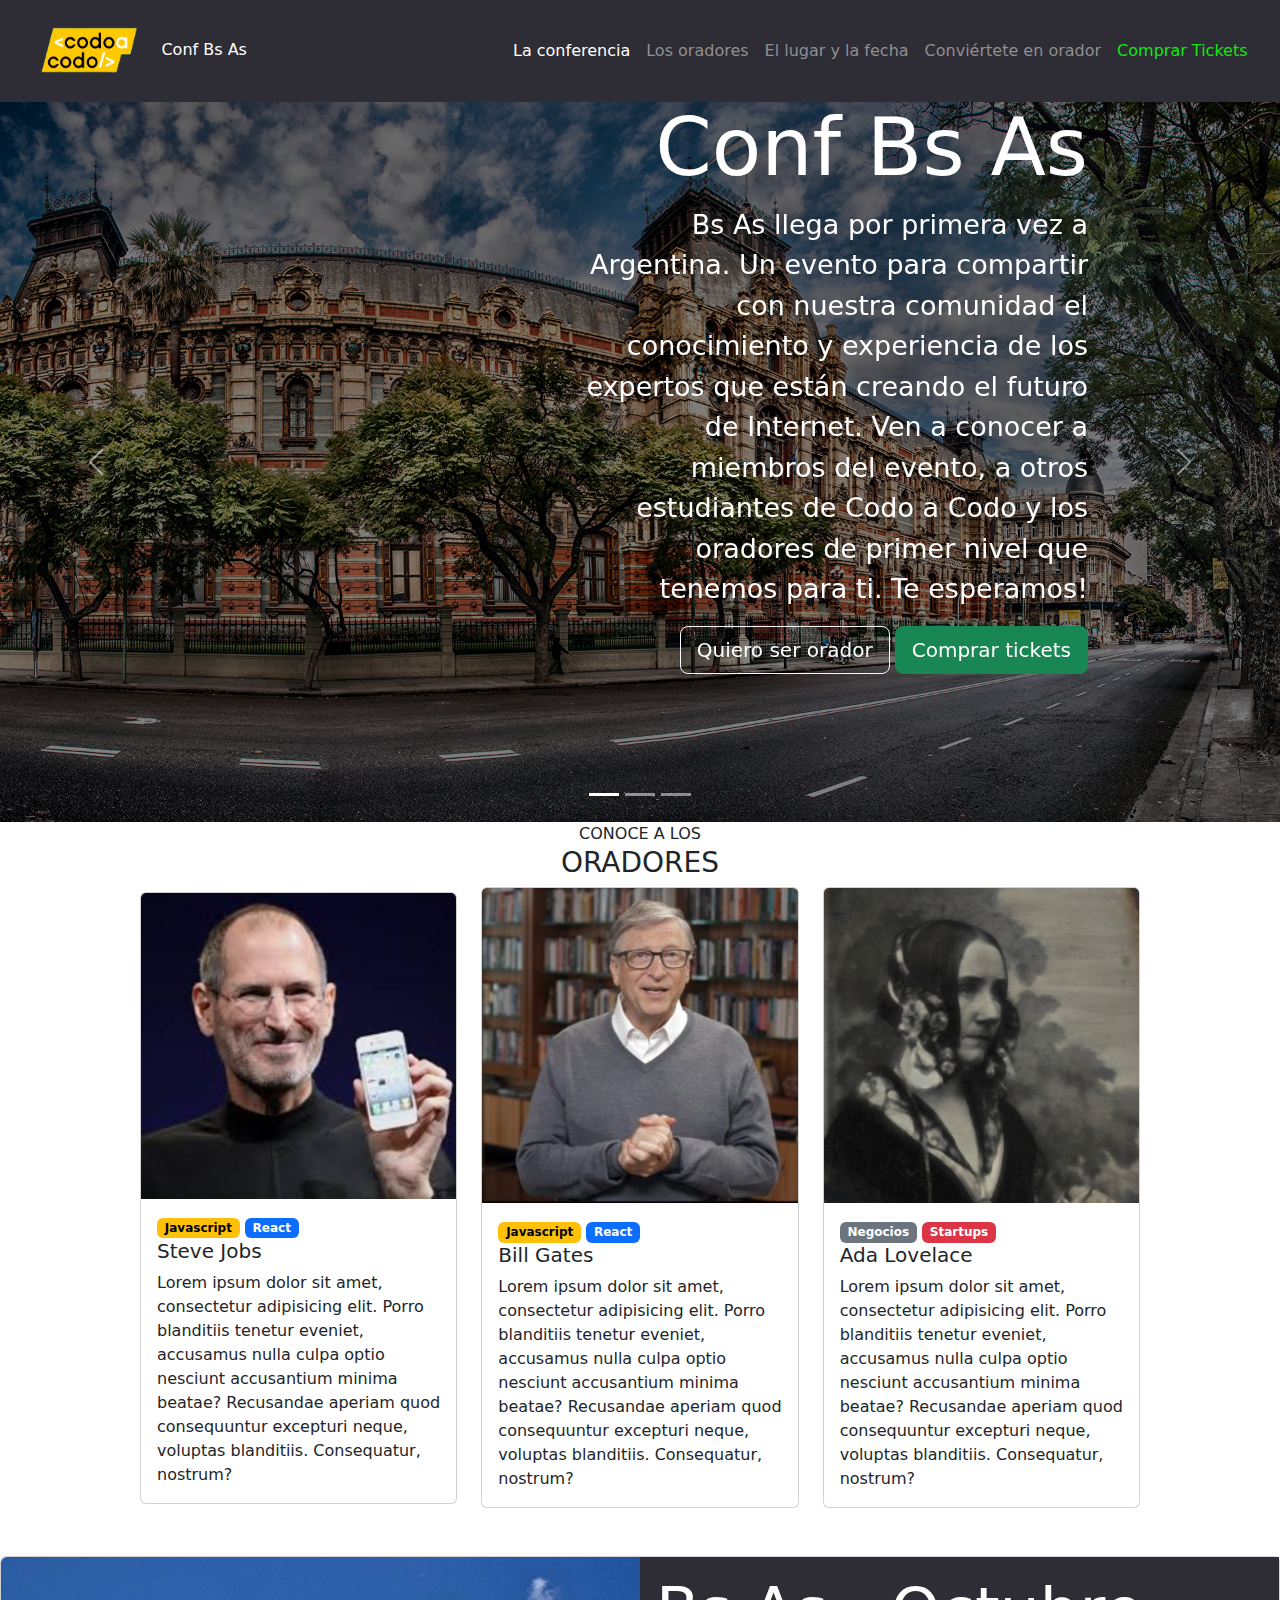
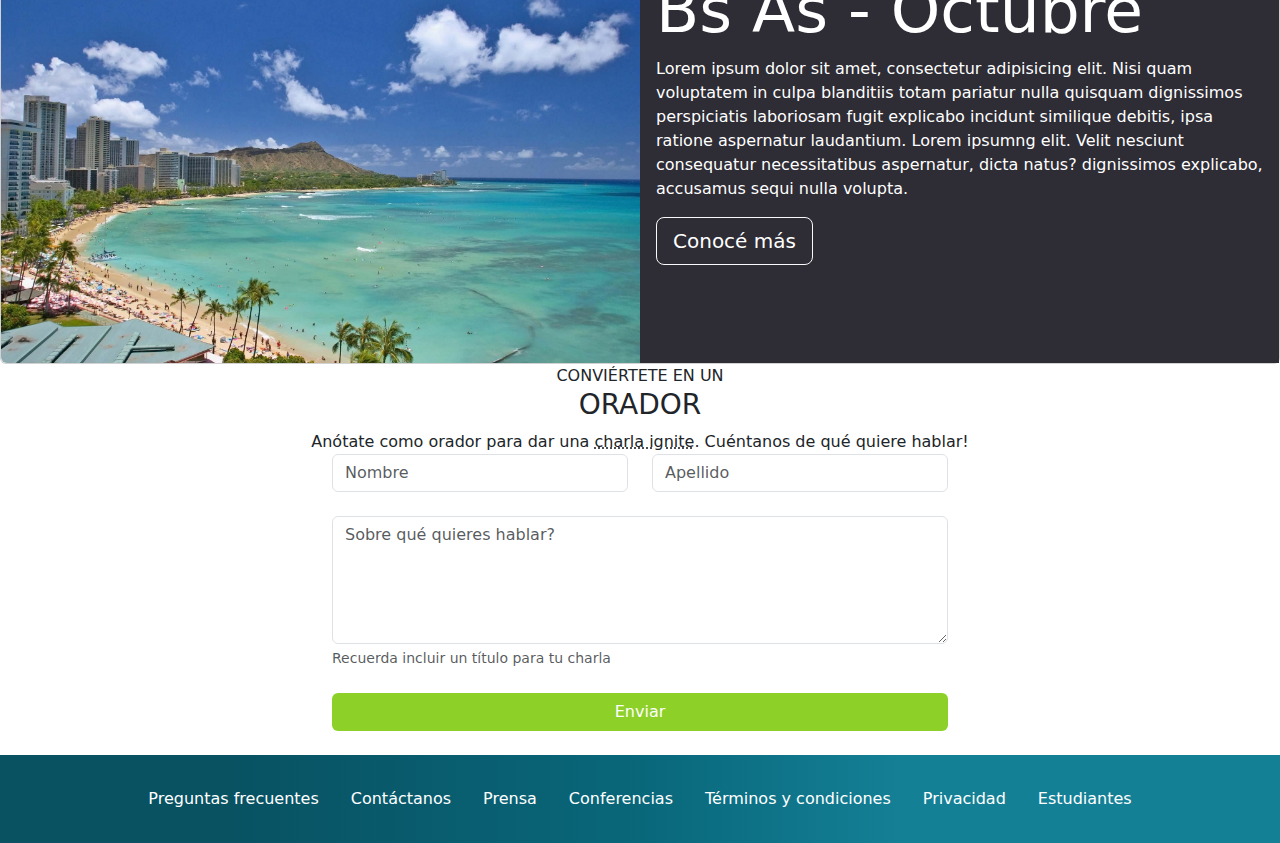
<file: index.html>
<!DOCTYPE html>
<html lang="es">
<head>
    <meta charset="UTF-8">
    <meta name="viewport" content="width=device-width, initial-scale=1.0">
    <title>TP FrontEnd 1</title>
    <link rel="stylesheet" href="assets/css/bootstrap.min.css">
    <link rel="stylesheet" href="assets/css/custom.css">
</head>
<body>
    <script src="assets/js/bootstrap.bundle.min.js"></script>  
    <!-- Nav bar --> 
<header>
  <nav id="navbar" class="navbar navbar-expand-lg">
    <div class="container-fluid justify-content-around">
        <a class="navbar-brand" href="index.html" style="font-size: 1em; color: white;"> <img src="assets/img/codoacodo.png" alt="Logo" width="30%" height="30%" class="d-inline-block align-text-center"> Conf Bs As</a>
          <div class="navbar-nav" style="font-size: 1em; ">
            <a class="nav-link active" aria-current="page" href="#" style="color: white;">La conferencia</a>
            <a class="nav-link disabled" aria-disabled="true" style="color: rgba(180, 178, 178, 0.752);">Los oradores</a>
            <a class="nav-link disabled" aria-disabled="true" style="color: rgba(180, 178, 178, 0.752);">El lugar y la fecha</a>
            <a class="nav-link disabled" aria-disabled="true" style="color:  rgba(180, 178, 178, 0.752);">Conviértete en orador</a>
            <a class="nav-link active" aria-current="page" href="assets/pages/tickets.html" style="color: rgb(20, 228, 20);">Comprar Tickets</a>
          </div>
        </div>
    </nav>
</header>
<!-- Carousel --> 
<div id="carouselExampleCaptions" class="carousel slide">
  <div class="carousel-indicators">
    <button type="button" data-bs-target="#carouselExampleCaptions" data-bs-slide-to="0" class="active" aria-current="true" aria-label="Slide 1"></button>
    <button type="button" data-bs-target="#carouselExampleCaptions" data-bs-slide-to="1" aria-label="Slide 2"></button>
    <button type="button" data-bs-target="#carouselExampleCaptions" data-bs-slide-to="2" aria-label="Slide 3"></button>
  </div>
  <div class="carousel-inner">
    <div class="carousel-item active">
      <img src="assets/img/ba1.jpg" class="d-block w-100" alt="..." height="100%">
      <div class="carousel-caption d-none d-md-block"> 
        <h6>Conf Bs As</h6>
        <p>Bs As llega por primera vez a Argentina. Un evento para compartir con nuestra comunidad el conocimiento y experiencia de los expertos que están creando el futuro de Internet. Ven a conocer a miembros del evento, a otros estudiantes de Codo a Codo y los oradores de primer nivel que tenemos para ti. Te esperamos!</p>
      <button type="button" class="btn btn-outline-light btn-lg" style="color: white;">Quiero ser orador</button>
      <button type="button" class="btn btn-success btn-lg">Comprar tickets</button>
      </div>
    </div>
    <div class="carousel-item">
      <img src="assets/img/ba2.jpg" class="d-block w-100" alt="..." height="100%">
      <div class="carousel-caption d-none d-md-block">
        <h6>Conf Bs As</h6>
        <p>Bs As llega por primera vez a Argentina. Un evento para compartir con nuestra comunidad el conocimiento y experiencia de los expertos que están creando el futuro de Internet. Ven a conocer a miembros del evento, a otros estudiantes de Codo a Codo y los oradores de primer nivel que tenemos para ti. Te esperamos!</p>
        <button type="button" class="btn btn-outline-light btn-lg" style="color: white;">Quiero ser orador</button>
      <button type="button" class="btn btn-success btn-lg">Comprar tickets</button>
      </div>
    </div>
    <div class="carousel-item">
      <img src="assets/img/ba3.jpg" class="d-block w-100" alt="..." height="100%">
      <div class="carousel-caption d-none d-md-block">
        <h6>Conf Bs As</h6>
        <p>Bs As llega por primera vez a Argentina. Un evento para compartir con nuestra comunidad el conocimiento y experiencia de los expertos que están creando el futuro de Internet. Ven a conocer a miembros del evento, a otros estudiantes de Codo a Codo y los oradores de primer nivel que tenemos para ti. Te esperamos!</p>
        <button type="button" class="btn btn-outline-light btn-lg" style="color: white;">Quiero ser orador</button>
      <button type="button" class="btn btn-success btn-lg">Comprar tickets</button>
      </div>
    </div>
  </div>
  <button class="carousel-control-prev" type="button" data-bs-target="#carouselExampleCaptions" data-bs-slide="prev">
    <span class="carousel-control-prev-icon" aria-hidden="true"></span>
    <span class="visually-hidden">Previous</span>
  </button>
  <button class="carousel-control-next" type="button" data-bs-target="#carouselExampleCaptions" data-bs-slide="next">
    <span class="carousel-control-next-icon" aria-hidden="true"></span>
    <span class="visually-hidden">Next</span>
  </button>
</div>
    <!-- Títluo de Cards-->
<div class="container text-center">
  <div class="row align-items-center">
    <div class="col">
      CONOCE A LOS
    </div>
    <div class="row align-items-center"></div>
    <div class="col"> <h3>ORADORES</h3></div>
  </div>
</div>
<!-- Cards -->
<div class="row row-cols-3" id="cartas">
  <div class="col">
  <div class="card">
  <img src="assets/img/steve.jpg" class="card-img-top" alt="fotografía de steve jobs">
  <div class="card-body">
    <span class="badge text-bg-warning">Javascript</span> <span class="badge text-bg-primary">React</span>
    <h5 class="card-title">Steve Jobs</h5>
    <p class="card-text">Lorem ipsum dolor sit amet, consectetur adipisicing elit. Porro blanditiis tenetur eveniet, accusamus nulla culpa optio nesciunt accusantium minima beatae? Recusandae aperiam quod consequuntur excepturi neque, voluptas blanditiis. Consequatur, nostrum?</p>
  </div>
</div>
</div>


<div class="col">
  <div class="card">
  <img src="assets/img/bill.jpg" class="card-img-top" alt="fotografía de bill gates">
  <div class="card-body">
    <span class="badge text-bg-warning">Javascript</span> <span class="badge text-bg-primary">React</span>
    <h5 class="card-title">Bill Gates</h5>
    <p class="card-text">Lorem ipsum dolor sit amet, consectetur adipisicing elit. Porro blanditiis tenetur eveniet, accusamus nulla culpa optio nesciunt accusantium minima beatae? Recusandae aperiam quod consequuntur excepturi neque, voluptas blanditiis. Consequatur, nostrum?</p>
  </div>
</div>
</div>

<div class="col">
  <div class="card">
  <img src="assets/img/ada.jpeg" class="card-img-top" alt="fotografía de ada lovelace">
  <div class="card-body">
    <span class="badge text-bg-secondary">Negocios</span> <span class="badge text-bg-danger">Startups</span>
    <h5 class="card-title">Ada Lovelace</h5>
    <p class="card-text">Lorem ipsum dolor sit amet, consectetur adipisicing elit. Porro blanditiis tenetur eveniet, accusamus nulla culpa optio nesciunt accusantium minima beatae? Recusandae aperiam quod consequuntur excepturi neque, voluptas blanditiis. Consequatur, nostrum?</p>
  </div>
</div>
</div>
</div> <br><br>
<!-- Card horizontal-->
<div class="card">
  <div class="row g-0">
    <div class="col-md-6">
      <img src="assets/img/honolulu.jpg" class="img-fluid rounded-start" alt="Foto aérea de honolulu" style="height: 100%; width:100%;">
    </div>
    <div class="col-md-6" id="carta-hori">
      <div class="card-body">
        <h6 class="card-title">Bs As - Octubre</h6>
        <p class="card-text">Lorem ipsum dolor sit amet, consectetur adipisicing elit. Nisi quam voluptatem in culpa blanditiis totam pariatur nulla quisquam dignissimos perspiciatis laboriosam fugit explicabo incidunt similique debitis, ipsa ratione aspernatur laudantium. Lorem ipsumng elit. Velit nesciunt consequatur necessitatibus aspernatur, dicta natus? dignissimos explicabo, accusamus sequi nulla volupta.</p>
        <button type="button" class="btn btn-outline-light btn-lg" style="color: white;">Conocé más</button>

      </div>
    </div>
  </div>
</div>

<!-- Titulo formulario -->
<div class="container text-center">
  <div class="row align-items-center">
    <div class="col">
      CONVIÉRTETE EN UN
    </div>
    <div class="row align-items-center"></div>
    <div class="col-12"> <h3>ORADOR</h3></div>
  <div class="col-12">Anótate como orador para dar una <span class="charla">charla ignite</span>. Cuéntanos de qué quiere hablar!</div>
  </div>
</div>
<!-- Formulario-->
<div class="container text-center" id="formulario">
  <div class="row">
  <div class="col">
    <input type="text" class="form-control" placeholder="Nombre" aria-label="Nombre">
  </div>
  <div class="col">
    <input type="text" class="form-control" placeholder="Apellido" aria-label="Apellido">
  </div>
</div>
<br>
<div class="form">
  <textarea class="form-control" placeholder="Sobre qué quieres hablar?" id="floatingTextarea2" style="height: 8em"></textarea> </div>
<div class="form-text" style="text-align: left;"> Recuerda incluir un título para tu charla</div> <br>
<div> <button class="btn" type="submit" style="width: 100%; background-color: rgb(141, 208, 40); color: white;">Enviar</button> </div>
</div> <br>

<footer><br>
  <ul class="nav justify-content-center">
    <li class="nav-item">
      <a class="nav-link active" aria-current="page"  style="color:white;"href="#">Preguntas frecuentes</a>
    </li>
    <li class="nav-item">
      <a class="nav-link active" aria-current="page" style="color:white;" href="#">Contáctanos</a>
    </li>
    <li class="nav-item">
      <a class="nav-link active" aria-current="page" style="color:white;" href="#">Prensa</a>
    </li>
    <li class="nav-item">
      <a class="nav-link active" aria-current="page" style="color:white;" href="#">Conferencias</a>
    </li>
    <li class="nav-item">
      <a class="nav-link active" aria-current="page" style="color:white;" href="#">Términos y condiciones</a>
    </li>
    <li class="nav-item">
      <a class="nav-link active" aria-current="page" style="color:white;" href="#">Privacidad</a>
    </li>
    <li class="nav-item">
      <a class="nav-link active" aria-current="page" style="color:white;" href="#">Estudiantes</a>
    </li>
  </ul>
<br>
</footer>
</body>
</html>
</file>
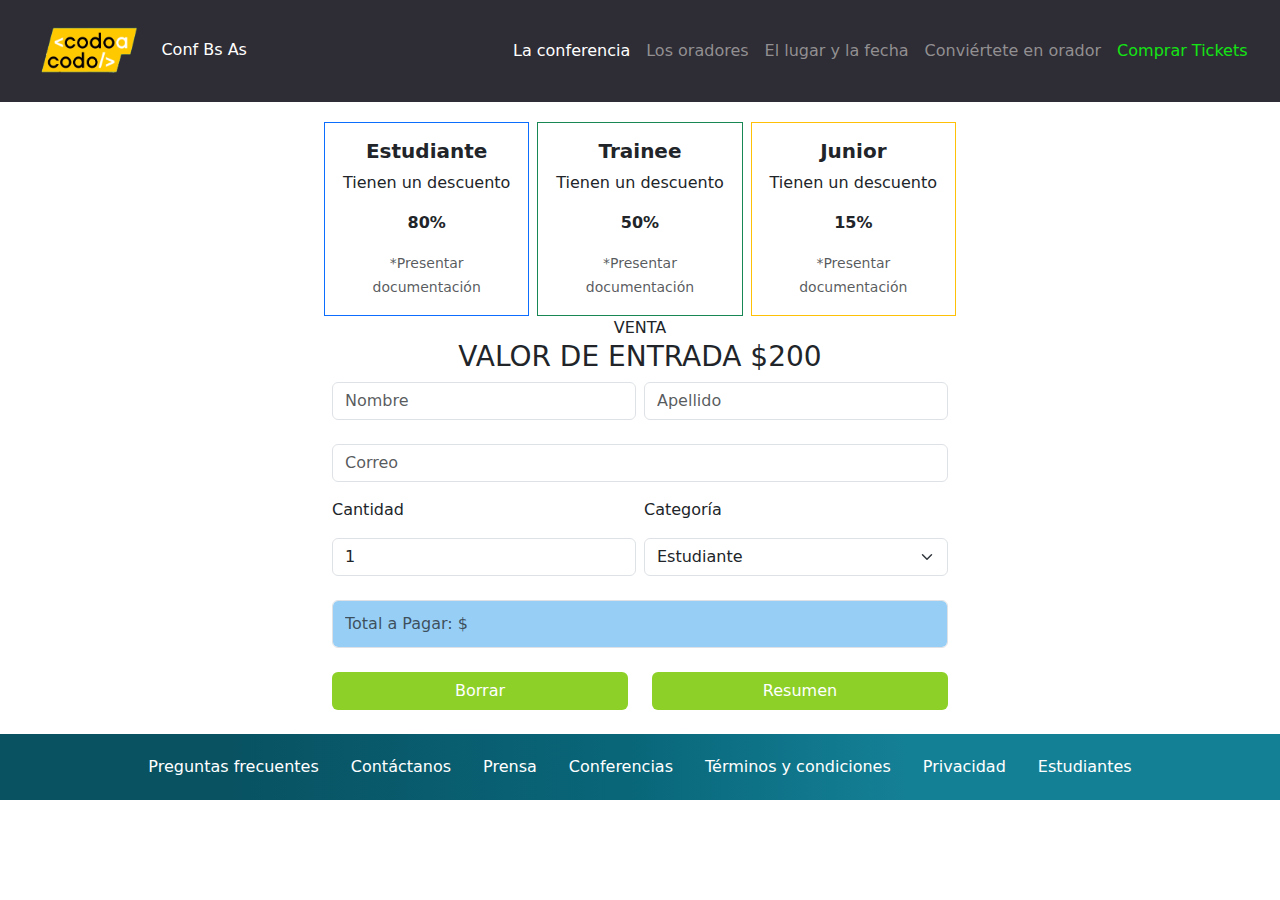
<file: assets/pages/tickets.html>
<!DOCTYPE html>
<html lang="es">
<head>
    <meta charset="UTF-8">
    <meta name="viewport" content="width=device-width, initial-scale=1.0">
    <title>TP FrontEnd 1</title>
    <link rel="stylesheet" href="../css/bootstrap.min.css">
    <link rel="stylesheet" href="../css/custom.css">
</head>
<body>
    <!-- NavBar-->
    <header>
        <nav id="navbar" class="navbar navbar-expand-lg">
        <div class="container-fluid justify-content-around">
            <a class="navbar-brand" href="../../index.html" style="font-size: 1em; color: white;"> <img src="../img/codoacodo.png" alt="Logo" width="30%" height="30%" class="d-inline-block align-text-center"> Conf Bs As</a>
              <div class="navbar-nav" style="font-size: 1em; ">
                <a class="nav-link active" aria-current="page" href="#" style="color: white;">La conferencia</a>
                <a class="nav-link disabled" aria-disabled="true" style="color: rgba(180, 178, 178, 0.752);">Los oradores</a>
                <a class="nav-link disabled" aria-disabled="true" style="color: rgba(180, 178, 178, 0.752);">El lugar y la fecha</a>
                <a class="nav-link disabled" aria-disabled="true" style="color:  rgba(180, 178, 178, 0.752);">Conviértete en orador</a>
                <a class="nav-link active" aria-current="page" href="tickets.html" style="color: rgb(20, 228, 20);">Comprar Tickets</a>
              </div>
            </div>
        </nav>
    </header>

<!--Lista Descuentos-->
<div class="row g-2 text-center align-items-center" style="width: 50%; margin: 1% auto 0%;">  
  <div class="col" id="columnas">
    <div class="card border-primary rounded-0">
    <div class="card-body">
     <h5 class="card-title"><b>Estudiante</b></h5>
     <div class="card-text"><p>Tienen un descuento</p>
     <p><b>80%</b></p>
     <p class="card-text"><small class="text-body-secondary">*Presentar documentación</small></p>   
     </div>
    </div>
    </div>
    </div>

      <div class="col" id="columnas">
        <div class="card border-success rounded-0">
            <div class="card-body">
             <h5 class="card-title"><b>Trainee</b></h5>
             <div class="card-text"><p>Tienen un descuento</p>
             <p><b>50%</b></p>
             <p class="card-text"><small class="text-body-secondary">*Presentar documentación</small></p>   
             </div>
            </div>
       </div>
      </div>

      <div class="col" id="columnas">
        <div class="card border-warning rounded-0">
            <div class="card-body">
             <h5 class="card-title"><b>Junior</b></h5>
             <div class="card-text"><p>Tienen un descuento</p>
             <p><b>15%</b></p>
             <p class="card-text"><small class="text-body-secondary">*Presentar documentación</small></p>   
             </div>
            </div>
    </div>
      </div>
</div>
<!-- Titulo Form-->
<div class="container text-center">
    <div class="row align-items-center">
      <div class="col">
        VENTA
      </div>
      <div class="row align-items-center"></div>
      <div class="col"> <h3>VALOR DE ENTRADA $200</h3></div>
    </div>
  </div> 

<!-- Formulario de Compra-->

<form class="container text-center" id="formulario">
    <div class="row g-2">
    <div class="col">
      <input type="text" class="form-control" placeholder="Nombre" aria-label="Nombre">
    </div>
    <div class="col">
      <input type="text" class="form-control" placeholder="Apellido" aria-label="Apellido">
    </div>
  </div>
  <div class="mb-3">
    <label for="exampleFormControlInput1" class="form-label"></label>
    <input type="email" class="form-control" id="exampleFormControlInput1" placeholder="Correo">
  </div>
  <div class="row g-2" style="text-align: left;">
    <div class="col"> <p>Cantidad</p>
      <input type="number" min="1" max="5" class="form-control" value="1" placeholder="cantidad" aria-label="Cantidad" id="cantidad">
    </div>
  <div class="col"> <p>Categoría</p>
    <select class="form-select" aria-label="Default select example" id="category">
        <option value="1">Estudiante</option>
        <option value="2">Trainee</option>
        <option value="3">Junior</option>
      </select>
</div>
</div> <br>
<input id="precio" class="form-control" type="text" placeholder="Total a Pagar: $" aria-label="Disabled input example" style="height: 3em;" disabled>
<br>
<div class="row g-2>">
    <div class="col">
        <input class="btn" type="Reset" value="Borrar" style="width: 100%; background-color: rgb(141, 208, 40); color: white;">
    </div>

<div class="col">
    <button class="btn" style="width: 100%; background-color: rgb(141, 208, 40); color: white;" id="resumen" type="button">Resumen</button>
</div>
</div>
</form>
<br>

<!--Footer-->
    <footer>
        <ul class="nav justify-content-center" style="height: 15%; padding: 1%;">
          <li class="nav-item">
            <a class="nav-link active" aria-current="page"  style="color:white;"href="#">Preguntas frecuentes</a>
          </li>
          <li class="nav-item">
            <a class="nav-link active" aria-current="page" style="color:white;" href="#">Contáctanos</a>
          </li>
          <li class="nav-item">
            <a class="nav-link active" aria-current="page" style="color:white;" href="#">Prensa</a>
          </li>
          <li class="nav-item">
            <a class="nav-link active" aria-current="page" style="color:white;" href="#">Conferencias</a>
          </li>
          <li class="nav-item">
            <a class="nav-link active" aria-current="page" style="color:white;" href="#">Términos y condiciones</a>
          </li>
          <li class="nav-item">
            <a class="nav-link active" aria-current="page" style="color:white;" href="#">Privacidad</a>
          </li>
          <li class="nav-item">
            <a class="nav-link active" aria-current="page" style="color:white;" href="#">Estudiantes</a>
          </li>
        </ul>
    </footer>
  
    <script src="../js/bootstrap.bundle.min.js"></script> 
    <script src="../js/tickets.js"></script> 

</body>
</html>
</file>
<file: assets/css/custom.css>
footer {
    background: rgb(8,82,98);
background: linear-gradient(90deg, rgba(8,82,98,1) 18%, rgba(9,102,121,1) 49%, rgba(20,128,150,1) 71%);
text-align: center;
}

header{
    background-color: rgb(46, 44, 52);
}

nav {
    background-color: transparent;
}

.carousel-caption  {
    padding-left: 30%;
    padding-bottom: 10%;
    padding-top: 10%;
    text-align: right;
}

.carousel-caption h6 {
    font-size: 9vw;
    font-size: 9vh;

}
.carousel-caption p {
    font-size: 3vw;
    font-size: 3vh;

}
.carousel-item img { 
filter: brightness(0.5);
}

.card-img-top {
height: 100%;
width: 100%;
}

#cartas {
margin: auto 10%;
align-items: center;
}
#cartas .card {
width: 100%;
height: 80%;
}

#carta-hori {
    background-color: rgb(46, 44, 52);
color: white;

}
.card-body h6 {
    font-size: 7vw;
    font-size: 7vh;}

.charla {
    text-decoration-line: underline;
    text-decoration-style: dotted;
}

#formulario {
    width: 50%;
}

#columnas {
    width: fit-content;

}

#precio {
background-color: rgba(133, 198, 244, 0.863);
color: blue;
font-size: medium;


}
</file>
